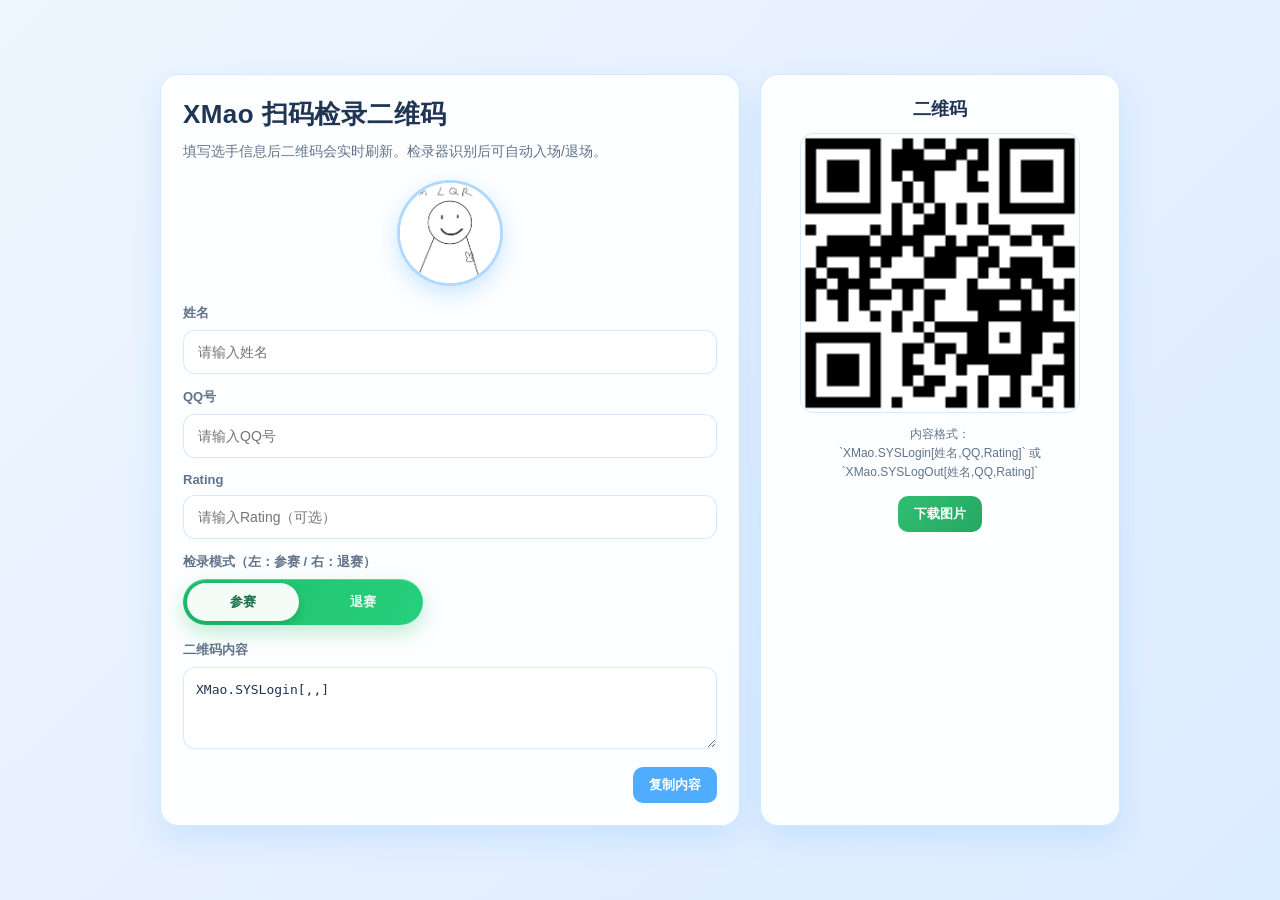
<file: CreateQR.html>
<!DOCTYPE html>
<html lang="zh-CN">
<head>
    <meta charset="UTF-8">
    <meta name="viewport" content="width=device-width, initial-scale=1.0">
    <title>XMao 扫码检录二维码</title>
    <style>
        * {
            box-sizing: border-box;
            margin: 0;
            padding: 0;
        }

        :root {
            --bg-page: linear-gradient(135deg, #eef6ff 0%, #e6f0ff 48%, #dcecff 100%);
            --card-bg: rgba(255, 255, 255, 0.9);
            --card-border: rgba(79, 172, 254, 0.25);
            --card-shadow: rgba(79, 172, 254, 0.18);
            --text-primary: #1f3554;
            --text-secondary: #61738a;
            --accent: #4facfe;
            --ok: #2fbf71;
            --danger: #ea5455;
        }

        body {
            font-family: -apple-system, BlinkMacSystemFont, "Segoe UI", Roboto, "PingFang SC", "Microsoft YaHei", sans-serif;
            min-height: 100vh;
            background: var(--bg-page);
            color: var(--text-primary);
            display: flex;
            align-items: center;
            justify-content: center;
            padding: 24px;
        }

        .qr-page {
            width: min(960px, 100%);
            display: grid;
            grid-template-columns: 1fr 360px;
            gap: 20px;
        }

        .card {
            background: var(--card-bg);
            border: 1px solid var(--card-border);
            box-shadow: 0 12px 30px var(--card-shadow);
            border-radius: 18px;
            backdrop-filter: blur(18px);
            -webkit-backdrop-filter: blur(18px);
            padding: 22px;
        }

        .form-title {
            font-size: 26px;
            margin-bottom: 8px;
            font-weight: 800;
            letter-spacing: 0.4px;
        }

        .form-subtitle {
            color: var(--text-secondary);
            font-size: 14px;
            margin-bottom: 18px;
            line-height: 1.6;
        }

        .avatar-wrap {
            display: flex;
            justify-content: center;
            margin-bottom: 18px;
        }

        .avatar-wrap img {
            width: 106px;
            height: 106px;
            border-radius: 50%;
            object-fit: cover;
            border: 3px solid rgba(79, 172, 254, 0.45);
            background: #ffffff;
            box-shadow: 0 8px 22px rgba(33, 147, 255, 0.22);
        }

        .field {
            margin-bottom: 14px;
        }

        .field label {
            display: block;
            font-size: 13px;
            color: var(--text-secondary);
            margin-bottom: 8px;
            font-weight: 600;
        }

        .field input {
            width: 100%;
            height: 44px;
            border-radius: 12px;
            border: 1px solid var(--card-border);
            padding: 0 14px;
            color: var(--text-primary);
            font-size: 14px;
            background: rgba(255, 255, 255, 0.94);
            transition: all 0.2s ease;
        }

        .field input:focus {
            outline: none;
            border-color: var(--accent);
            box-shadow: 0 0 0 3px rgba(79, 172, 254, 0.15);
        }

        .mode-shell {
            margin-top: 8px;
            margin-bottom: 16px;
        }

        .mode-title {
            font-size: 13px;
            color: var(--text-secondary);
            margin-bottom: 8px;
            font-weight: 600;
        }

        .mode-toggle {
            display: block;
            position: relative;
            width: 240px;
            height: 46px;
            border-radius: 999px;
            user-select: none;
            cursor: pointer;
        }

        .mode-toggle-track {
            display: block;
        }

        .mode-toggle input {
            position: absolute;
            opacity: 0;
            pointer-events: none;
        }

        .mode-toggle-track {
            position: absolute;
            inset: 0;
            border-radius: 999px;
            background: linear-gradient(120deg, #20bf6b, #26d07c);
            box-shadow: inset 0 1px 0 rgba(255, 255, 255, 0.25), 0 8px 20px rgba(32, 191, 107, 0.28);
            transition: all 0.25s ease;
            cursor: pointer;
            overflow: hidden;
        }

        .mode-toggle-track::before {
            content: "";
            position: absolute;
            top: 4px;
            left: 4px;
            width: calc(50% - 8px);
            height: calc(100% - 8px);
            border-radius: 999px;
            background: rgba(255, 255, 255, 0.95);
            box-shadow: 0 4px 10px rgba(0, 0, 0, 0.15);
            transition: transform 0.25s ease;
        }

        .mode-toggle-labels {
            position: absolute;
            inset: 0;
            display: grid;
            grid-template-columns: 1fr 1fr;
            align-items: center;
            text-align: center;
            font-size: 13px;
            font-weight: 700;
            pointer-events: none;
        }

        .mode-toggle-labels span {
            z-index: 2;
            transition: color 0.2s ease;
        }

        .mode-toggle-labels .mode-login {
            color: #126f43;
        }

        .mode-toggle-labels .mode-logout {
            color: rgba(255, 255, 255, 0.9);
        }

        .mode-toggle input:checked + .mode-toggle-track {
            background: linear-gradient(120deg, #ff6b6b, #ea5455);
            box-shadow: inset 0 1px 0 rgba(255, 255, 255, 0.25), 0 8px 20px rgba(234, 84, 85, 0.3);
        }

        .mode-toggle input:checked + .mode-toggle-track::before {
            transform: translateX(calc(100% + 0px));
        }

        .mode-toggle input:checked + .mode-toggle-track .mode-toggle-labels .mode-login {
            color: rgba(255, 255, 255, 0.92);
        }

        .mode-toggle input:checked + .mode-toggle-track .mode-toggle-labels .mode-logout {
            color: #8f1d20;
        }

        .content-box {
            width: 100%;
            min-height: 82px;
            resize: vertical;
            border-radius: 12px;
            border: 1px solid var(--card-border);
            padding: 12px;
            font-size: 13px;
            line-height: 1.5;
            color: var(--text-primary);
            background: rgba(255, 255, 255, 0.94);
        }

        .tool-row {
            margin-top: 10px;
            display: flex;
            justify-content: flex-end;
        }

        .tool-btn {
            height: 36px;
            border-radius: 10px;
            border: none;
            background: var(--accent);
            color: #fff;
            padding: 0 16px;
            font-size: 13px;
            cursor: pointer;
            font-weight: 700;
            transition: all 0.2s ease;
        }

        .tool-btn:hover {
            transform: translateY(-1px);
            box-shadow: 0 8px 18px rgba(79, 172, 254, 0.28);
        }

        .tool-btn.download {
            background: linear-gradient(135deg, #2fbf71, #26a862);
        }

        .tool-btn.download:hover {
            box-shadow: 0 8px 18px rgba(38, 168, 98, 0.28);
        }

        .qr-card-title {
            font-size: 18px;
            font-weight: 700;
            margin-bottom: 12px;
            text-align: center;
        }

        .qr-box {
            width: 280px;
            height: 280px;
            margin: 0 auto;
            border-radius: 14px;
            border: 1px solid var(--card-border);
            background: #ffffff;
            display: flex;
            align-items: center;
            justify-content: center;
            box-shadow: inset 0 0 0 1px rgba(255, 255, 255, 0.8);
            overflow: hidden;
        }

        .qr-tip {
            margin-top: 12px;
            text-align: center;
            color: var(--text-secondary);
            font-size: 12px;
            line-height: 1.6;
        }

        .qr-download-row {
            margin-top: 14px;
            justify-content: center;
        }

        @media (max-width: 920px) {
            .qr-page {
                grid-template-columns: 1fr;
            }

            .qr-box {
                width: min(86vw, 280px);
                height: min(86vw, 280px);
            }
        }
    </style>
</head>
<body>
    <main class="qr-page">
        <section class="card">
            <h1 class="form-title">XMao 扫码检录二维码</h1>
            <p class="form-subtitle">填写选手信息后二维码会实时刷新。检录器识别后可自动入场/退场。</p>

            <div class="avatar-wrap">
                <img id="qqAvatarPreview" src="./Data/人类.png" alt="QQ头像预览">
            </div>

            <div class="field">
                <label for="qrPlayerName">姓名</label>
                <input id="qrPlayerName" type="text" placeholder="请输入姓名">
            </div>

            <div class="field">
                <label for="qrPlayerQQ">QQ号</label>
                <input id="qrPlayerQQ" type="text" placeholder="请输入QQ号">
            </div>

            <div class="field">
                <label for="qrPlayerRating">Rating</label>
                <input id="qrPlayerRating" type="text" placeholder="请输入Rating（可选）">
            </div>

            <div class="mode-shell">
                <div class="mode-title">检录模式（左：参赛 / 右：退赛）</div>
                <label class="mode-toggle" for="qrModeToggle">
                    <input id="qrModeToggle" type="checkbox">
                    <span class="mode-toggle-track">
                        <span class="mode-toggle-labels">
                            <span class="mode-login">参赛</span>
                            <span class="mode-logout">退赛</span>
                        </span>
                    </span>
                </label>
            </div>

            <div class="field">
                <label for="qrContentOutput">二维码内容</label>
                <textarea id="qrContentOutput" class="content-box" readonly></textarea>
            </div>
            <div class="tool-row">
                <button id="copyQrContentBtn" class="tool-btn" type="button">复制内容</button>
            </div>
        </section>

        <section class="card">
            <h2 class="qr-card-title">二维码</h2>
            <div class="qr-box" id="qrImageBox"></div>
            <p class="qr-tip">内容格式：<br>`XMao.SYSLogin[姓名,QQ,Rating]` 或 `XMao.SYSLogOut[姓名,QQ,Rating]`</p>
            <div class="tool-row qr-download-row">
                <button id="downloadQrBadgeBtn" class="tool-btn download" type="button">下载图片</button>
            </div>
        </section>
    </main>

    <script src="./XMao_Core/vendor/qrcode.min.js"></script>
    <script>
        const nameInput = document.getElementById('qrPlayerName');
        const qqInput = document.getElementById('qrPlayerQQ');
        const ratingInput = document.getElementById('qrPlayerRating');
        const modeToggle = document.getElementById('qrModeToggle');
        const qrContentOutput = document.getElementById('qrContentOutput');
        const qrImageBox = document.getElementById('qrImageBox');
        const copyBtn = document.getElementById('copyQrContentBtn');
        const downloadBtn = document.getElementById('downloadQrBadgeBtn');
        const avatarPreview = document.getElementById('qqAvatarPreview');
        const fallbackAvatar = './Data/人类.png';
        const qrScriptCandidates = [
            './XMao_Core/vendor/qrcode.min.js',
            'https://cdn.jsdelivr.net/npm/qrcode-generator@1.4.4/qrcode.min.js'
        ];

        function loadScript(src) {
            return new Promise((resolve, reject) => {
                const exists = document.querySelector(`script[src="${src}"]`);
                if (exists && typeof window.qrcode === 'function') {
                    resolve();
                    return;
                }

                const script = document.createElement('script');
                script.src = src;
                script.async = false;
                script.onload = () => resolve();
                script.onerror = () => reject(new Error(`脚本加载失败: ${src}`));
                document.head.appendChild(script);
            });
        }

        async function ensureQrLibraryReady() {
            if (typeof window.qrcode === 'function' || typeof window.QRCode !== 'undefined') {
                return;
            }

            for (const src of qrScriptCandidates) {
                try {
                    await loadScript(src);
                    if (typeof window.qrcode === 'function' || typeof window.QRCode !== 'undefined') {
                        return;
                    }
                } catch (error) {
                    console.warn(error);
                }
            }
            throw new Error('二维码库加载失败');
        }

        function sanitizePart(rawValue) {
            return String(rawValue ?? '')
                .replace(/\r?\n/g, ' ')
                .replace(/[\[\],]/g, ' ')
                .trim();
        }

        function normalizeQQ(rawValue) {
            return String(rawValue ?? '').replace(/\D+/g, '').trim();
        }

        function buildQrContent() {
            const name = sanitizePart(nameInput.value);
            const qq = normalizeQQ(qqInput.value);
            const rating = sanitizePart(ratingInput.value);
            const action = modeToggle.checked ? 'XMao.SYSLogOut' : 'XMao.SYSLogin';
            return `${action}[${name},${qq},${rating}]`;
        }

        function getModeLabel() {
            return modeToggle.checked ? '退出' : '检录';
        }

        function getBadgeFileName() {
            return `牡丹江比赛-${getModeLabel()}二维码.png`;
        }

        function getDisplayPlayerName() {
            return sanitizePart(nameInput.value) || '未命名选手';
        }

        function updateAvatarPreview() {
            const qq = normalizeQQ(qqInput.value);
            if (!qq) {
                avatarPreview.src = fallbackAvatar;
                return;
            }
            avatarPreview.src = `https://q.qlogo.cn/g?b=qq&nk=${qq}&s=640`;
        }

        function renderQrByGeneratorFactory(content) {
            const qr = window.qrcode(0, 'M');
            qr.addData(content, 'Byte');
            qr.make();
            const dataUrl = qr.createDataURL(5, 2);
            const img = document.createElement('img');
            img.src = dataUrl;
            img.alt = '系统检录二维码';
            img.style.width = '100%';
            img.style.height = '100%';
            img.style.objectFit = 'contain';
            qrImageBox.appendChild(img);
        }

        function renderQrByQRCodeClass(content) {
            new QRCode(qrImageBox, {
                text: content,
                width: 280,
                height: 280,
                colorDark: '#203047',
                colorLight: '#ffffff',
                correctLevel: QRCode.CorrectLevel.M
            });
        }

        async function nextAnimationFrame() {
            return new Promise((resolve) => requestAnimationFrame(resolve));
        }

        async function createQrDataUrl(content) {
            await ensureQrLibraryReady();

            if (typeof window.qrcode === 'function') {
                const qr = window.qrcode(0, 'M');
                qr.addData(content, 'Byte');
                qr.make();
                return qr.createDataURL(10, 2);
            }

            if (typeof window.QRCode !== 'undefined') {
                const tempWrap = document.createElement('div');
                tempWrap.style.cssText = 'position:fixed;left:-9999px;top:-9999px;width:360px;height:360px;';
                document.body.appendChild(tempWrap);
                try {
                    new QRCode(tempWrap, {
                        text: content,
                        width: 360,
                        height: 360,
                        colorDark: '#203047',
                        colorLight: '#ffffff',
                        correctLevel: QRCode.CorrectLevel.M
                    });
                    await nextAnimationFrame();
                    await nextAnimationFrame();

                    const canvas = tempWrap.querySelector('canvas');
                    if (canvas) {
                        return canvas.toDataURL('image/png');
                    }

                    const img = tempWrap.querySelector('img');
                    if (img && img.src) {
                        return img.src;
                    }
                } finally {
                    tempWrap.remove();
                }
            }

            throw new Error('二维码库未就绪');
        }

        function createRoundedRectPath(ctx, x, y, width, height, radius) {
            const r = Math.min(radius, width / 2, height / 2);
            ctx.beginPath();
            ctx.moveTo(x + r, y);
            ctx.arcTo(x + width, y, x + width, y + height, r);
            ctx.arcTo(x + width, y + height, x, y + height, r);
            ctx.arcTo(x, y + height, x, y, r);
            ctx.arcTo(x, y, x + width, y, r);
            ctx.closePath();
        }

        function loadImageFromUrl(url) {
            return new Promise((resolve, reject) => {
                const image = new Image();
                image.onload = () => resolve(image);
                image.onerror = () => reject(new Error('二维码图像加载失败'));
                image.src = url;
            });
        }

        async function downloadBadgeImage() {
            const qrContent = buildQrContent();
            const playerName = getDisplayPlayerName();
            const modeLabel = getModeLabel();
            const titleText = `牡丹江比赛-${modeLabel}二维码`;

            const qrDataUrl = await createQrDataUrl(qrContent);
            const qrImage = await loadImageFromUrl(qrDataUrl);

            const canvas = document.createElement('canvas');
            canvas.width = 900;
            canvas.height = 1320;
            const ctx = canvas.getContext('2d');
            if (!ctx) {
                throw new Error('无法创建绘图上下文');
            }

            const bgGradient = ctx.createLinearGradient(0, 0, 0, canvas.height);
            bgGradient.addColorStop(0, '#f5f9ff');
            bgGradient.addColorStop(1, '#e7f1ff');
            ctx.fillStyle = bgGradient;
            ctx.fillRect(0, 0, canvas.width, canvas.height);

            createRoundedRectPath(ctx, 90, 70, 720, 1180, 38);
            ctx.fillStyle = '#ffffff';
            ctx.fill();
            ctx.strokeStyle = '#b9d6ff';
            ctx.lineWidth = 6;
            ctx.stroke();

            ctx.beginPath();
            ctx.arc(canvas.width / 2, 110, 24, 0, Math.PI * 2);
            ctx.fillStyle = '#eef5ff';
            ctx.fill();
            ctx.strokeStyle = '#9bc4ff';
            ctx.lineWidth = 4;
            ctx.stroke();

            ctx.fillStyle = '#2c4a77';
            ctx.font = '700 46px "Microsoft YaHei", "PingFang SC", sans-serif';
            ctx.textAlign = 'center';
            ctx.fillText(titleText, canvas.width / 2, 220);

            createRoundedRectPath(ctx, 190, 290, 520, 520, 26);
            ctx.fillStyle = '#f7fbff';
            ctx.fill();
            ctx.strokeStyle = '#b8d7ff';
            ctx.lineWidth = 5;
            ctx.stroke();

            createRoundedRectPath(ctx, 230, 330, 440, 440, 16);
            ctx.fillStyle = '#ffffff';
            ctx.fill();
            ctx.strokeStyle = '#d5e8ff';
            ctx.lineWidth = 3;
            ctx.stroke();

            ctx.drawImage(qrImage, 250, 350, 400, 400);

            ctx.fillStyle = '#45638c';
            ctx.font = '600 28px "Microsoft YaHei", "PingFang SC", sans-serif';
            ctx.fillText('扫码完成身份校验', canvas.width / 2, 870);

            createRoundedRectPath(ctx, 170, 930, 560, 180, 20);
            ctx.fillStyle = '#f3f8ff';
            ctx.fill();
            ctx.strokeStyle = '#bed8ff';
            ctx.lineWidth = 3;
            ctx.stroke();

            ctx.fillStyle = '#6b84a4';
            ctx.font = '600 24px "Microsoft YaHei", "PingFang SC", sans-serif';
            ctx.fillText('选手姓名', canvas.width / 2, 995);

            ctx.fillStyle = '#223e68';
            ctx.font = '700 54px "Microsoft YaHei", "PingFang SC", sans-serif';
            ctx.fillText(playerName, canvas.width / 2, 1072);

            ctx.fillStyle = '#7f94ae';
            ctx.font = '500 20px "Microsoft YaHei", "PingFang SC", sans-serif';
            ctx.fillText(qrContent, canvas.width / 2, 1188);

            const link = document.createElement('a');
            link.href = canvas.toDataURL('image/png');
            link.download = getBadgeFileName();
            document.body.appendChild(link);
            link.click();
            link.remove();
        }

        async function renderQr() {
            const content = buildQrContent();
            qrContentOutput.value = content;
            qrImageBox.innerHTML = '';

            try {
                await ensureQrLibraryReady();

                if (typeof window.qrcode === 'function') {
                    renderQrByGeneratorFactory(content);
                    return;
                }

                if (typeof window.QRCode !== 'undefined') {
                    renderQrByQRCodeClass(content);
                    return;
                }

                throw new Error('二维码库未就绪');
            } catch (error) {
                qrImageBox.textContent = `二维码未就绪：${error?.message || error}`;
            }
        }

        function bindEvents() {
            const updateAll = () => {
                updateAvatarPreview();
                renderQr().catch((error) => {
                    qrImageBox.textContent = `二维码未就绪：${error?.message || error}`;
                });
            };

            nameInput.addEventListener('input', updateAll);
            qqInput.addEventListener('input', updateAll);
            ratingInput.addEventListener('input', updateAll);
            modeToggle.addEventListener('change', updateAll);

            avatarPreview.addEventListener('error', () => {
                avatarPreview.src = fallbackAvatar;
            });

            copyBtn.addEventListener('click', async () => {
                const content = qrContentOutput.value || buildQrContent();
                try {
                    if (navigator.clipboard && typeof navigator.clipboard.writeText === 'function') {
                        await navigator.clipboard.writeText(content);
                    } else {
                        qrContentOutput.select();
                        document.execCommand('copy');
                    }
                    copyBtn.textContent = '已复制';
                    setTimeout(() => {
                        copyBtn.textContent = '复制内容';
                    }, 1200);
                } catch (error) {
                    window.alert(`复制失败：${error?.message || error}`);
                }
            });

            downloadBtn.addEventListener('click', async () => {
                try {
                    downloadBtn.disabled = true;
                    downloadBtn.textContent = '生成中...';
                    await downloadBadgeImage();
                    downloadBtn.textContent = '下载图片';
                } catch (error) {
                    window.alert(`下载失败：${error?.message || error}`);
                    downloadBtn.textContent = '下载图片';
                } finally {
                    downloadBtn.disabled = false;
                }
            });
        }

        bindEvents();
        updateAvatarPreview();
        renderQr().catch((error) => {
            qrImageBox.textContent = `二维码未就绪：${error?.message || error}`;
        });
    </script>
</body>
</html>
</file>
